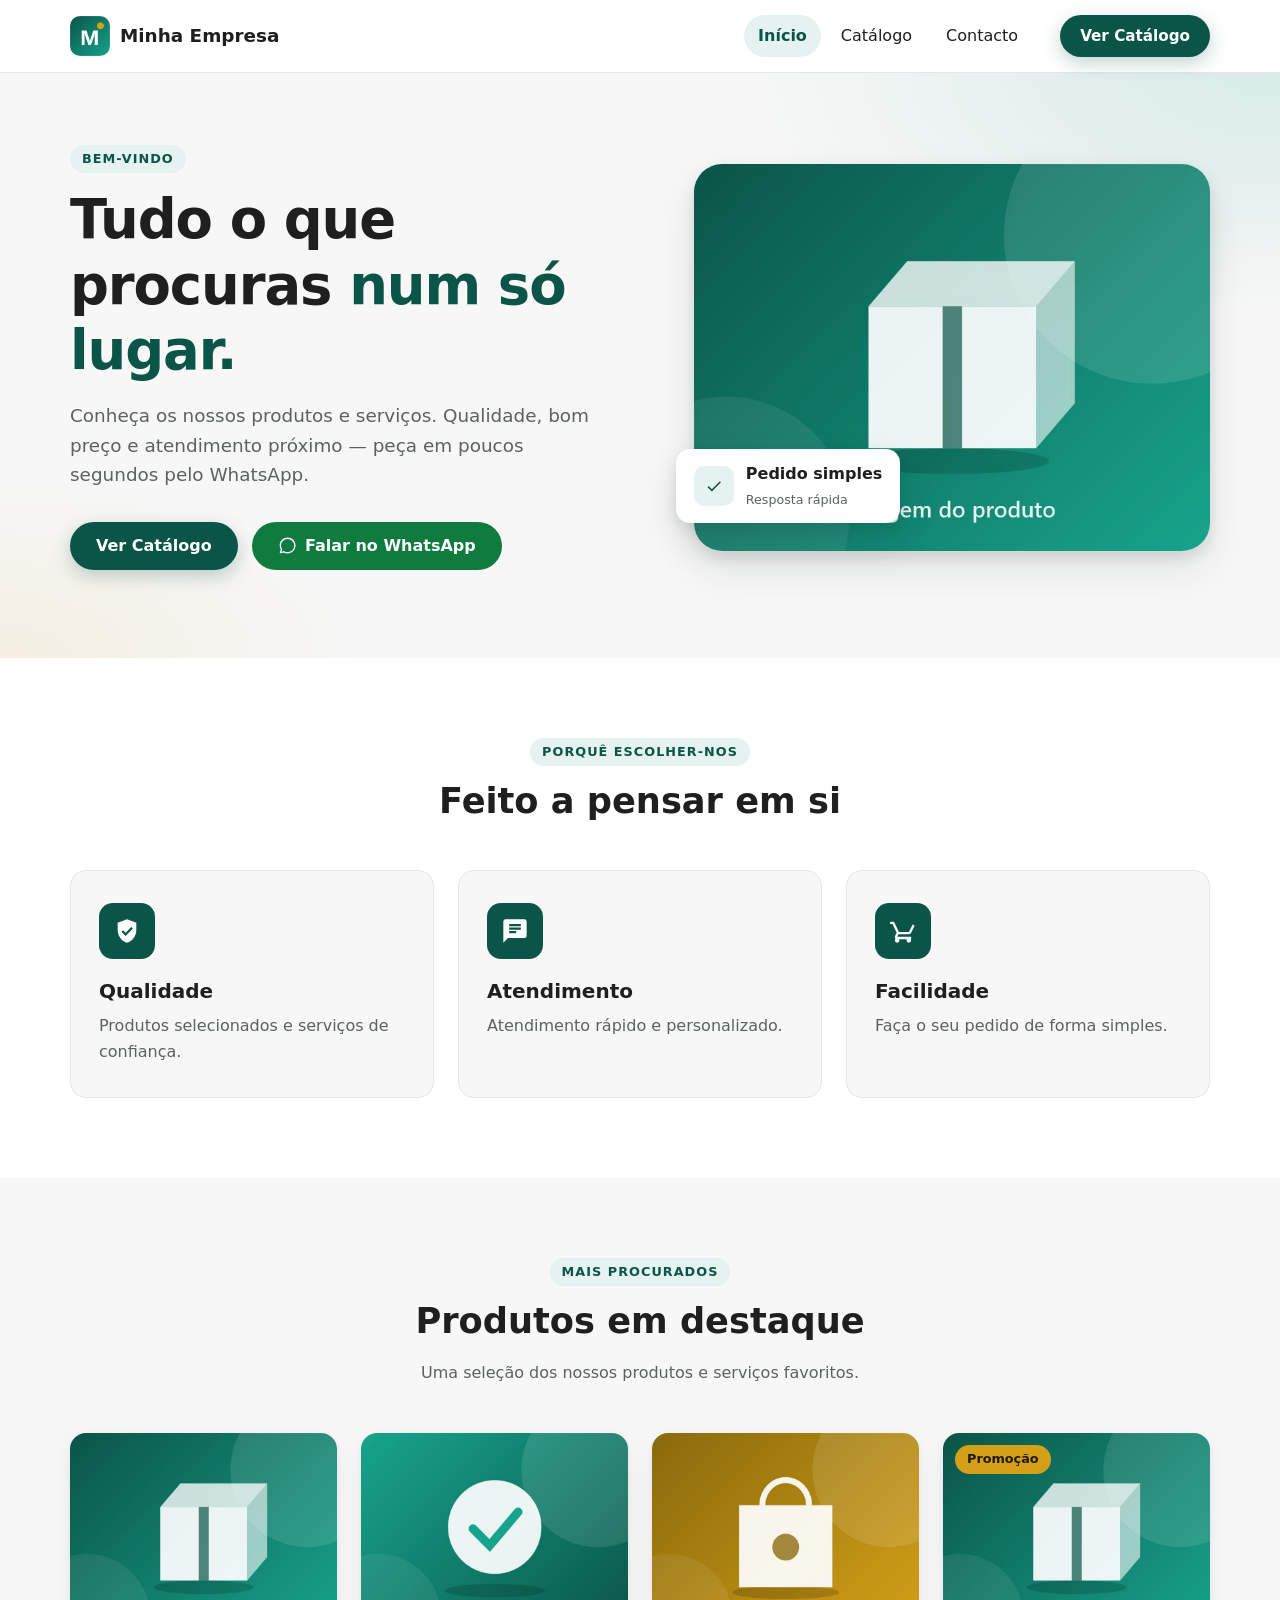
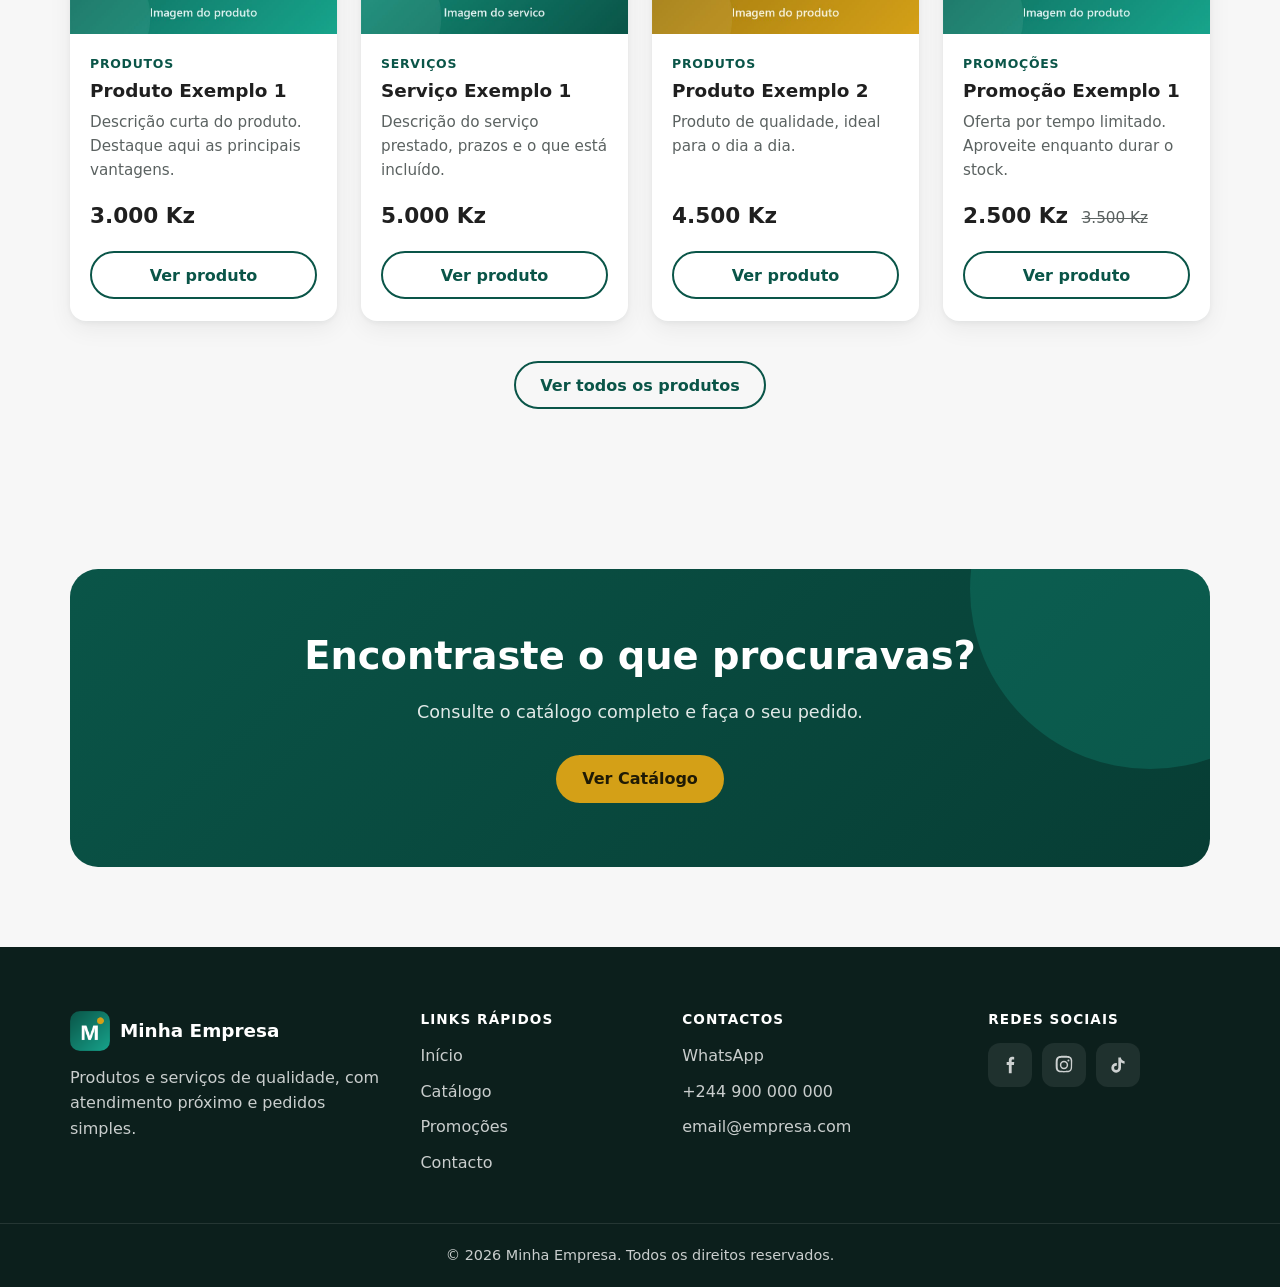
<file: site-catalogo/index.html>
<!DOCTYPE html>
<html lang="pt">
<head>
    <meta charset="UTF-8">
    <meta name="viewport" content="width=device-width, initial-scale=1.0">
    <title>Minha Empresa | Início</title>
    <meta name="description" content="Conheça os nossos produtos e serviços. Consulte o catálogo e faça o seu pedido de forma simples pelo WhatsApp.">
    <meta name="theme-color" content="#0A5548">
    <link rel="icon" href="images/logo.png" type="image/png">
    <link rel="stylesheet" href="css/style.css">
</head>
<body>
    <a class="skip-link" href="#conteudo">Saltar para o conteúdo</a>

    <!-- ===================== HEADER ===================== -->
    <header class="site-header">
        <div class="container header-inner">
            <a class="brand" href="index.html" aria-label="Página inicial">
                <img src="images/logo.png" alt="" width="40" height="40">
                <span data-config="nomeEmpresa">Minha Empresa</span>
            </a>

            <button class="nav-toggle" type="button" aria-label="Abrir menu" aria-expanded="false" aria-controls="menu-principal">
                <span></span>
            </button>

            <nav class="main-nav" id="menu-principal" aria-label="Menu principal">
                <ul>
                    <li><a href="index.html" aria-current="page">Início</a></li>
                    <li><a href="catalogo.html">Catálogo</a></li>
                    <li><a href="contato.html">Contacto</a></li>
                </ul>
                <a class="btn btn-primary btn-sm" href="catalogo.html">Ver Catálogo</a>
            </nav>
        </div>
    </header>

    <main id="conteudo">
        <!-- ===================== HERO ===================== -->
        <section class="hero" aria-labelledby="hero-titulo">
            <div class="container hero-inner">
                <div class="hero-text">
                    <span class="eyebrow">Bem-vindo</span>
                    <h1 id="hero-titulo">Tudo o que procuras <em>num só lugar.</em></h1>
                    <p>Conheça os nossos produtos e serviços. Qualidade, bom preço e atendimento próximo — peça em poucos segundos pelo WhatsApp.</p>
                    <div class="hero-actions">
                        <a class="btn btn-primary" href="catalogo.html">Ver Catálogo</a>
                        <a class="btn btn-whatsapp" href="contato.html" data-whatsapp>
                            <svg class="icon" viewBox="0 0 24 24" aria-hidden="true"><path fill="currentColor" d="M12.04 2C6.58 2 2.13 6.45 2.13 11.91c0 1.75.46 3.45 1.32 4.95L2.05 22l5.25-1.38c1.45.79 3.08 1.21 4.74 1.21 5.46 0 9.91-4.45 9.91-9.91C21.95 6.45 17.5 2 12.04 2zm0 18.15c-1.48 0-2.93-.4-4.2-1.15l-.3-.18-3.12.82.83-3.04-.2-.31a8.26 8.26 0 0 1-1.26-4.38c0-4.54 3.7-8.24 8.25-8.24 4.54 0 8.24 3.7 8.24 8.24 0 4.55-3.7 8.24-8.24 8.24z"/></svg>
                            Falar no WhatsApp
                        </a>
                    </div>
                </div>

                <div class="hero-visual">
                    <img src="images/produto-1.jpg" alt="Produto em destaque da loja" width="800" height="600" fetchpriority="high">
                    <div class="hero-badge" aria-hidden="true">
                        <span class="hero-badge-icon">
                            <svg class="icon" viewBox="0 0 24 24"><path fill="currentColor" d="M9 16.2 4.8 12l-1.4 1.4L9 19 21 7l-1.4-1.4z"/></svg>
                        </span>
                        <span><strong>Pedido simples</strong><small>Resposta rápida</small></span>
                    </div>
                </div>
            </div>
        </section>

        <!-- ===================== DESTAQUES ===================== -->
        <section class="section section-alt" aria-labelledby="destaques-titulo">
            <div class="container">
                <div class="section-head">
                    <span class="eyebrow">Porquê escolher-nos</span>
                    <h2 id="destaques-titulo">Feito a pensar em si</h2>
                </div>
                <div class="features-grid">
                    <article class="feature-card">
                        <div class="feature-icon" aria-hidden="true">
                            <svg viewBox="0 0 24 24"><path fill="currentColor" d="M12 2 4 5v6c0 5.25 3.4 10.15 8 11 4.6-.85 8-5.75 8-11V5l-8-3zm-1.2 14.2-3.5-3.5 1.4-1.4 2.1 2.1 4.9-4.9 1.4 1.4-6.3 6.3z"/></svg>
                        </div>
                        <h3>Qualidade</h3>
                        <p>Produtos selecionados e serviços de confiança.</p>
                    </article>
                    <article class="feature-card">
                        <div class="feature-icon" aria-hidden="true">
                            <svg viewBox="0 0 24 24"><path fill="currentColor" d="M20 2H4a2 2 0 0 0-2 2v18l4-4h14a2 2 0 0 0 2-2V4a2 2 0 0 0-2-2zM7 9h10v2H7V9zm6 5H7v-2h6v2zm4-6H7V6h10v2z"/></svg>
                        </div>
                        <h3>Atendimento</h3>
                        <p>Atendimento rápido e personalizado.</p>
                    </article>
                    <article class="feature-card">
                        <div class="feature-icon" aria-hidden="true">
                            <svg viewBox="0 0 24 24"><path fill="currentColor" d="M7 18a2 2 0 1 0 0 4 2 2 0 0 0 0-4zm10 0a2 2 0 1 0 0 4 2 2 0 0 0 0-4zM7.2 14.8h9.9c.75 0 1.4-.41 1.75-1.03L22 7.4 20.26 6.4 17.1 12.8H8.53L4.27 4H1v2h2l3.6 7.59-1.35 2.44C4.52 17.37 5.48 19 7 19h12v-2H7l1.1-2z"/></svg>
                        </div>
                        <h3>Facilidade</h3>
                        <p>Faça o seu pedido de forma simples.</p>
                    </article>
                </div>
            </div>
        </section>

        <!-- ===================== PRODUTOS EM DESTAQUE ===================== -->
        <section class="section" aria-labelledby="produtos-titulo">
            <div class="container">
                <div class="section-head">
                    <span class="eyebrow">Mais procurados</span>
                    <h2 id="produtos-titulo">Produtos em destaque</h2>
                    <p>Uma seleção dos nossos produtos e serviços favoritos.</p>
                </div>

                <!-- Os cards são gerados automaticamente pelo js/script.js -->
                <div class="products-grid" id="produtos-destaque"></div>

                <div class="section-footer">
                    <a class="btn btn-outline" href="catalogo.html">Ver todos os produtos</a>
                </div>
            </div>
        </section>

        <!-- ===================== CTA ===================== -->
        <section class="cta" aria-labelledby="cta-titulo">
            <div class="container">
                <div class="cta-box">
                    <h2 id="cta-titulo">Encontraste o que procuravas?</h2>
                    <p>Consulte o catálogo completo e faça o seu pedido.</p>
                    <a class="btn btn-accent" href="catalogo.html">Ver Catálogo</a>
                </div>
            </div>
        </section>
    </main>

    <!-- ===================== FOOTER ===================== -->
    <footer class="site-footer">
        <div class="container footer-grid">
            <div>
                <a class="brand" href="index.html">
                    <img src="images/logo.png" alt="" width="40" height="40">
                    <span data-config="nomeEmpresa">Minha Empresa</span>
                </a>
                <p>Produtos e serviços de qualidade, com atendimento próximo e pedidos simples.</p>
            </div>
            <nav aria-label="Links rápidos">
                <h2>Links rápidos</h2>
                <ul>
                    <li><a href="index.html">Início</a></li>
                    <li><a href="catalogo.html">Catálogo</a></li>
                    <li><a href="catalogo.html?categoria=Promoções">Promoções</a></li>
                    <li><a href="contato.html">Contacto</a></li>
                </ul>
            </nav>
            <div>
                <h2>Contactos</h2>
                <ul>
                    <li><a href="contato.html" data-whatsapp>WhatsApp</a></li>
                    <li><a href="contato.html" data-tel><span data-config="telefone">+244 900 000 000</span></a></li>
                    <li><a href="contato.html" data-email><span data-config="email">email@empresa.com</span></a></li>
                </ul>
            </div>
            <div>
                <h2>Redes sociais</h2>
                <ul class="social-list">
                    <li><a href="#" data-social="facebook" aria-label="Facebook"><svg viewBox="0 0 24 24" aria-hidden="true"><path fill="currentColor" d="M14 8.5V6.8c0-.8.2-1.3 1.4-1.3H17V2.3C16.7 2.2 15.7 2 14.6 2 12.2 2 10.6 3.5 10.6 6.2v2.3H8V12h2.6v10H14V12h2.7l.4-3.5H14z"/></svg></a></li>
                    <li><a href="#" data-social="instagram" aria-label="Instagram"><svg viewBox="0 0 24 24" aria-hidden="true"><path fill="currentColor" d="M12 7a5 5 0 1 0 0 10 5 5 0 0 0 0-10zm0 8.2a3.2 3.2 0 1 1 0-6.4 3.2 3.2 0 0 1 0 6.4zM17.3 5.5a1.2 1.2 0 1 0 0 2.4 1.2 1.2 0 0 0 0-2.4zM21.9 7c-.1-1.6-.4-3-1.6-4.2S17.6 1.2 16 1.1C14.4 1 9.6 1 8 1.1 6.4 1.2 5 1.5 3.8 2.7S2.2 5.4 2.1 7C2 8.6 2 13.4 2.1 15c.1 1.6.4 3 1.6 4.2s2.6 1.5 4.2 1.6c1.6.1 6.4.1 8 0 1.6-.1 3-.4 4.2-1.6s1.5-2.6 1.6-4.2c.1-1.6.1-6.4.2-8zm-2.1 9.9a3.2 3.2 0 0 1-1.8 1.8c-1.3.5-4.3.4-5.7.4s-4.4.1-5.7-.4a3.2 3.2 0 0 1-1.8-1.8c-.5-1.3-.4-4.3-.4-5.7s-.1-4.4.4-5.7A3.2 3.2 0 0 1 6.6 3.7c1.3-.5 4.3-.4 5.7-.4s4.4-.1 5.7.4a3.2 3.2 0 0 1 1.8 1.8c.5 1.3.4 4.3.4 5.7s.1 4.4-.4 5.7z"/></svg></a></li>
                    <li><a href="#" data-social="tiktok" aria-label="TikTok"><svg viewBox="0 0 24 24" aria-hidden="true"><path fill="currentColor" d="M16.6 5.8A4.3 4.3 0 0 1 15.5 3h-3.1v12.4a2.6 2.6 0 1 1-2.6-2.6c.3 0 .5 0 .8.1V9.7a5.8 5.8 0 1 0 5 5.7V9.1a7.4 7.4 0 0 0 4.3 1.4V7.4a4.3 4.3 0 0 1-3.3-1.6z"/></svg></a></li>
                </ul>
            </div>
        </div>
        <div class="footer-bottom">
            <div class="container">
                <p>&copy; <span data-ano>2026</span> <span data-config="nomeEmpresa">Minha Empresa</span>. Todos os direitos reservados.</p>
            </div>
        </div>
    </footer>

    <script src="js/script.js"></script>
</body>
</html>
</file>
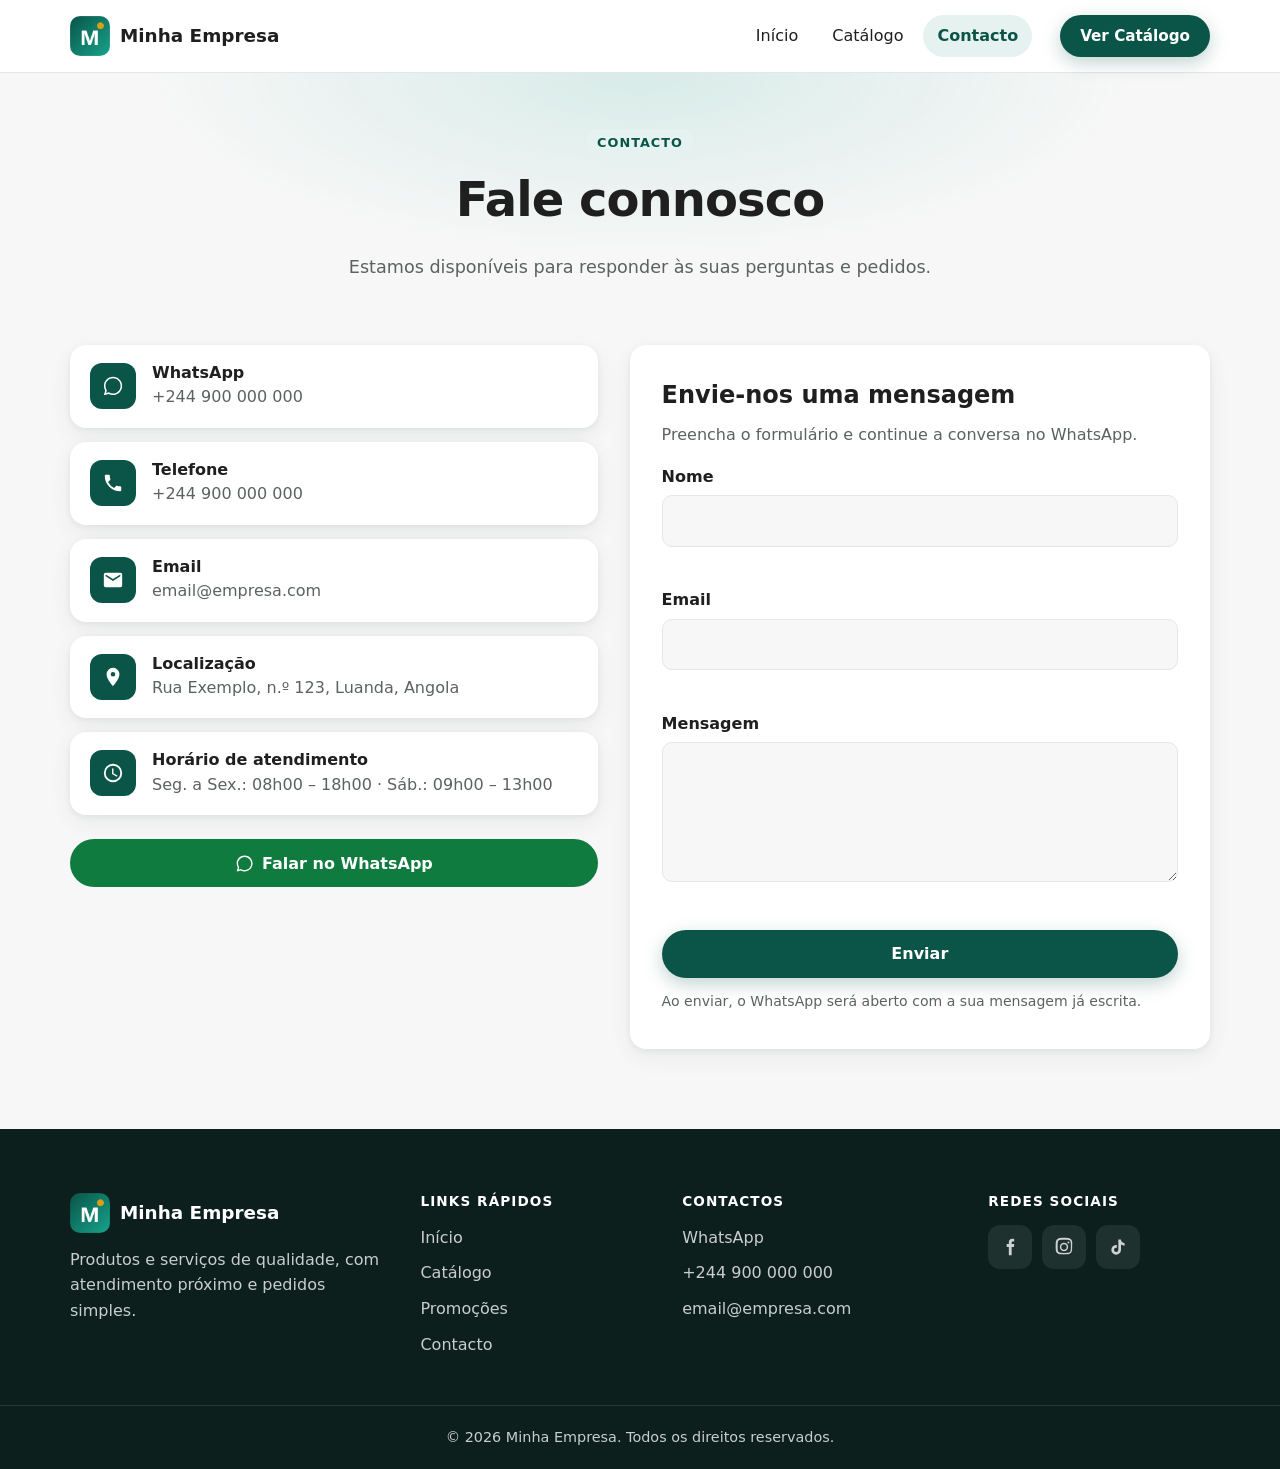
<file: site-catalogo/contato.html>
<!DOCTYPE html>
<html lang="pt">
<head>
    <meta charset="UTF-8">
    <meta name="viewport" content="width=device-width, initial-scale=1.0">
    <title>Minha Empresa | Contacto</title>
    <meta name="description" content="Fale connosco pelo WhatsApp, telefone ou email. Veja a nossa localização e horário de atendimento.">
    <meta name="theme-color" content="#0A5548">
    <link rel="icon" href="images/logo.png" type="image/png">
    <link rel="stylesheet" href="css/style.css">
</head>
<body>
    <a class="skip-link" href="#conteudo">Saltar para o conteúdo</a>

    <!-- ===================== HEADER ===================== -->
    <header class="site-header">
        <div class="container header-inner">
            <a class="brand" href="index.html" aria-label="Página inicial">
                <img src="images/logo.png" alt="" width="40" height="40">
                <span data-config="nomeEmpresa">Minha Empresa</span>
            </a>

            <button class="nav-toggle" type="button" aria-label="Abrir menu" aria-expanded="false" aria-controls="menu-principal">
                <span></span>
            </button>

            <nav class="main-nav" id="menu-principal" aria-label="Menu principal">
                <ul>
                    <li><a href="index.html">Início</a></li>
                    <li><a href="catalogo.html">Catálogo</a></li>
                    <li><a href="contato.html" aria-current="page">Contacto</a></li>
                </ul>
                <a class="btn btn-primary btn-sm" href="catalogo.html">Ver Catálogo</a>
            </nav>
        </div>
    </header>

    <main id="conteudo">
        <section class="page-header" aria-labelledby="contacto-titulo">
            <div class="container">
                <span class="eyebrow">Contacto</span>
                <h1 id="contacto-titulo">Fale connosco</h1>
                <p>Estamos disponíveis para responder às suas perguntas e pedidos.</p>
            </div>
        </section>

        <section class="section" style="padding-top: 24px;" aria-label="Informações de contacto">
            <div class="container contact-grid">
                <!-- Informações -->
                <div>
                    <ul class="contact-list">
                        <li class="contact-item">
                            <span class="feature-icon" aria-hidden="true">
                                <svg viewBox="0 0 24 24"><path fill="currentColor" d="M12.04 2C6.58 2 2.13 6.45 2.13 11.91c0 1.75.46 3.45 1.32 4.95L2.05 22l5.25-1.38c1.45.79 3.08 1.21 4.74 1.21 5.46 0 9.91-4.45 9.91-9.91C21.95 6.45 17.5 2 12.04 2zm0 18.15c-1.48 0-2.93-.4-4.2-1.15l-.3-.18-3.12.82.83-3.04-.2-.31a8.26 8.26 0 0 1-1.26-4.38c0-4.54 3.7-8.24 8.25-8.24 4.54 0 8.24 3.7 8.24 8.24 0 4.55-3.7 8.24-8.24 8.24z"/></svg>
                            </span>
                            <div>
                                <h2>WhatsApp</h2>
                                <a href="#" data-whatsapp><span data-config="telefone">+244 900 000 000</span></a>
                            </div>
                        </li>
                        <li class="contact-item">
                            <span class="feature-icon" aria-hidden="true">
                                <svg viewBox="0 0 24 24"><path fill="currentColor" d="M6.6 10.8a15.2 15.2 0 0 0 6.6 6.6l2.2-2.2c.3-.3.7-.4 1-.2 1.1.4 2.3.6 3.6.6.6 0 1 .4 1 1V20c0 .6-.4 1-1 1A17 17 0 0 1 3 4c0-.6.4-1 1-1h3.5c.6 0 1 .4 1 1 0 1.3.2 2.5.6 3.6.1.3 0 .7-.2 1l-2.3 2.2z"/></svg>
                            </span>
                            <div>
                                <h2>Telefone</h2>
                                <a href="#" data-tel><span data-config="telefone">+244 900 000 000</span></a>
                            </div>
                        </li>
                        <li class="contact-item">
                            <span class="feature-icon" aria-hidden="true">
                                <svg viewBox="0 0 24 24"><path fill="currentColor" d="M20 4H4a2 2 0 0 0-2 2v12a2 2 0 0 0 2 2h16a2 2 0 0 0 2-2V6a2 2 0 0 0-2-2zm0 4-8 5-8-5V6l8 5 8-5v2z"/></svg>
                            </span>
                            <div>
                                <h2>Email</h2>
                                <a href="#" data-email><span data-config="email">email@empresa.com</span></a>
                            </div>
                        </li>
                        <li class="contact-item">
                            <span class="feature-icon" aria-hidden="true">
                                <svg viewBox="0 0 24 24"><path fill="currentColor" d="M12 2a7 7 0 0 0-7 7c0 5.25 7 13 7 13s7-7.75 7-13a7 7 0 0 0-7-7zm0 9.5a2.5 2.5 0 1 1 0-5 2.5 2.5 0 0 1 0 5z"/></svg>
                            </span>
                            <div>
                                <h2>Localização</h2>
                                <p data-config="localizacao">Rua Exemplo, n.º 123, Luanda, Angola</p>
                            </div>
                        </li>
                        <li class="contact-item">
                            <span class="feature-icon" aria-hidden="true">
                                <svg viewBox="0 0 24 24"><path fill="currentColor" d="M12 2a10 10 0 1 0 0 20 10 10 0 0 0 0-20zm0 18a8 8 0 1 1 0-16 8 8 0 0 1 0 16zm.5-13H11v6l5.2 3.2.8-1.3-4.5-2.7V7z"/></svg>
                            </span>
                            <div>
                                <h2>Horário de atendimento</h2>
                                <p data-config="horario">Seg. a Sex.: 08h00 – 18h00 · Sáb.: 09h00 – 13h00</p>
                            </div>
                        </li>
                    </ul>

                    <a class="btn btn-whatsapp btn-block" href="#" data-whatsapp>
                        <svg class="icon" viewBox="0 0 24 24" aria-hidden="true"><path fill="currentColor" d="M12.04 2C6.58 2 2.13 6.45 2.13 11.91c0 1.75.46 3.45 1.32 4.95L2.05 22l5.25-1.38c1.45.79 3.08 1.21 4.74 1.21 5.46 0 9.91-4.45 9.91-9.91C21.95 6.45 17.5 2 12.04 2zm0 18.15c-1.48 0-2.93-.4-4.2-1.15l-.3-.18-3.12.82.83-3.04-.2-.31a8.26 8.26 0 0 1-1.26-4.38c0-4.54 3.7-8.24 8.25-8.24 4.54 0 8.24 3.7 8.24 8.24 0 4.55-3.7 8.24-8.24 8.24z"/></svg>
                        Falar no WhatsApp
                    </a>
                </div>

                <!-- Formulário (sem backend: abre o WhatsApp com a mensagem) -->
                <div class="form-card">
                    <h2>Envie-nos uma mensagem</h2>
                    <p>Preencha o formulário e continue a conversa no WhatsApp.</p>

                    <form id="form-contacto" novalidate>
                        <div class="form-group">
                            <label for="nome">Nome</label>
                            <input type="text" id="nome" name="nome" autocomplete="name" required aria-describedby="erro-nome">
                            <span class="form-error" id="erro-nome" aria-live="polite"></span>
                        </div>
                        <div class="form-group">
                            <label for="email">Email</label>
                            <input type="email" id="email" name="email" autocomplete="email" required aria-describedby="erro-email">
                            <span class="form-error" id="erro-email" aria-live="polite"></span>
                        </div>
                        <div class="form-group">
                            <label for="mensagem">Mensagem</label>
                            <textarea id="mensagem" name="mensagem" required aria-describedby="erro-mensagem"></textarea>
                            <span class="form-error" id="erro-mensagem" aria-live="polite"></span>
                        </div>
                        <button type="submit" class="btn btn-primary btn-block">Enviar</button>
                        <p class="form-note">Ao enviar, o WhatsApp será aberto com a sua mensagem já escrita.</p>
                        <p class="form-success" id="form-sucesso" role="status" hidden>Obrigado! A sua mensagem foi preparada no WhatsApp.</p>
                    </form>
                </div>
            </div>
        </section>
    </main>

    <!-- ===================== FOOTER ===================== -->
    <footer class="site-footer">
        <div class="container footer-grid">
            <div>
                <a class="brand" href="index.html">
                    <img src="images/logo.png" alt="" width="40" height="40">
                    <span data-config="nomeEmpresa">Minha Empresa</span>
                </a>
                <p>Produtos e serviços de qualidade, com atendimento próximo e pedidos simples.</p>
            </div>
            <nav aria-label="Links rápidos">
                <h2>Links rápidos</h2>
                <ul>
                    <li><a href="index.html">Início</a></li>
                    <li><a href="catalogo.html">Catálogo</a></li>
                    <li><a href="catalogo.html?categoria=Promoções">Promoções</a></li>
                    <li><a href="contato.html">Contacto</a></li>
                </ul>
            </nav>
            <div>
                <h2>Contactos</h2>
                <ul>
                    <li><a href="contato.html" data-whatsapp>WhatsApp</a></li>
                    <li><a href="contato.html" data-tel><span data-config="telefone">+244 900 000 000</span></a></li>
                    <li><a href="contato.html" data-email><span data-config="email">email@empresa.com</span></a></li>
                </ul>
            </div>
            <div>
                <h2>Redes sociais</h2>
                <ul class="social-list">
                    <li><a href="#" data-social="facebook" aria-label="Facebook"><svg viewBox="0 0 24 24" aria-hidden="true"><path fill="currentColor" d="M14 8.5V6.8c0-.8.2-1.3 1.4-1.3H17V2.3C16.7 2.2 15.7 2 14.6 2 12.2 2 10.6 3.5 10.6 6.2v2.3H8V12h2.6v10H14V12h2.7l.4-3.5H14z"/></svg></a></li>
                    <li><a href="#" data-social="instagram" aria-label="Instagram"><svg viewBox="0 0 24 24" aria-hidden="true"><path fill="currentColor" d="M12 7a5 5 0 1 0 0 10 5 5 0 0 0 0-10zm0 8.2a3.2 3.2 0 1 1 0-6.4 3.2 3.2 0 0 1 0 6.4zM17.3 5.5a1.2 1.2 0 1 0 0 2.4 1.2 1.2 0 0 0 0-2.4zM21.9 7c-.1-1.6-.4-3-1.6-4.2S17.6 1.2 16 1.1C14.4 1 9.6 1 8 1.1 6.4 1.2 5 1.5 3.8 2.7S2.2 5.4 2.1 7C2 8.6 2 13.4 2.1 15c.1 1.6.4 3 1.6 4.2s2.6 1.5 4.2 1.6c1.6.1 6.4.1 8 0 1.6-.1 3-.4 4.2-1.6s1.5-2.6 1.6-4.2c.1-1.6.1-6.4.2-8zm-2.1 9.9a3.2 3.2 0 0 1-1.8 1.8c-1.3.5-4.3.4-5.7.4s-4.4.1-5.7-.4a3.2 3.2 0 0 1-1.8-1.8c-.5-1.3-.4-4.3-.4-5.7s-.1-4.4.4-5.7A3.2 3.2 0 0 1 6.6 3.7c1.3-.5 4.3-.4 5.7-.4s4.4-.1 5.7.4a3.2 3.2 0 0 1 1.8 1.8c.5 1.3.4 4.3.4 5.7s.1 4.4-.4 5.7z"/></svg></a></li>
                    <li><a href="#" data-social="tiktok" aria-label="TikTok"><svg viewBox="0 0 24 24" aria-hidden="true"><path fill="currentColor" d="M16.6 5.8A4.3 4.3 0 0 1 15.5 3h-3.1v12.4a2.6 2.6 0 1 1-2.6-2.6c.3 0 .5 0 .8.1V9.7a5.8 5.8 0 1 0 5 5.7V9.1a7.4 7.4 0 0 0 4.3 1.4V7.4a4.3 4.3 0 0 1-3.3-1.6z"/></svg></a></li>
                </ul>
            </div>
        </div>
        <div class="footer-bottom">
            <div class="container">
                <p>&copy; <span data-ano>2026</span> <span data-config="nomeEmpresa">Minha Empresa</span>. Todos os direitos reservados.</p>
            </div>
        </div>
    </footer>

    <script src="js/script.js"></script>
</body>
</html>
</file>
<file: site-catalogo/css/style.css>
/* =========================================================================
   1. IDENTIDADE VISUAL
   👉 Altere as cores aqui para mudar o aspeto de todo o site.
   ========================================================================= */
:root {
    --primary: #0A5548;
    --secondary: #17A48C;
    --accent: #D4A017;
    --background: #f7f7f7;
    --text: #1f1f1f;
    --white: #ffffff;

    --text-muted: #5b6261;
    --border: #e4e7e6;
    --primary-dark: #073d34;
    --primary-soft: #e6f2ef;
    --whatsapp: #0f7b3f;
    --whatsapp-dark: #0b5f30;
    --danger: #b3261e;

    --font: "Segoe UI", system-ui, -apple-system, Roboto, "Helvetica Neue", Arial, sans-serif;
    --radius: 16px;
    --radius-sm: 10px;
    --shadow: 0 2px 6px rgba(16, 38, 34, .06), 0 8px 24px rgba(16, 38, 34, .06);
    --shadow-hover: 0 6px 14px rgba(16, 38, 34, .10), 0 18px 40px rgba(16, 38, 34, .10);
    --transition: .25s ease;
    --header-h: 72px;
    --container: 1180px;
}

/* =========================================================================
   2. BASE
   ========================================================================= */
*, *::before, *::after { box-sizing: border-box; }

html {
    scroll-behavior: smooth;
    scroll-padding-top: calc(var(--header-h) + 16px);
    -webkit-text-size-adjust: 100%;
}

body {
    margin: 0;
    font-family: var(--font);
    font-size: 1rem;
    line-height: 1.6;
    color: var(--text);
    background: var(--background);
    overflow-x: hidden;
}

body.modal-aberto { overflow: hidden; }

img { max-width: 100%; height: auto; display: block; }

h1, h2, h3 { line-height: 1.2; margin: 0 0 .5em; color: var(--text); }
p { margin: 0 0 1em; }
a { color: var(--primary); }

button, input, textarea { font: inherit; color: inherit; }

:focus-visible {
    outline: 3px solid var(--accent);
    outline-offset: 3px;
    border-radius: 6px;
}

.container {
    width: 100%;
    max-width: var(--container);
    margin-inline: auto;
    padding-inline: 20px;
}

.section { padding-block: 80px; }
.section-alt { background: var(--white); }

.section-head {
    text-align: center;
    max-width: 640px;
    margin: 0 auto 48px;
}
.section-head h2 { font-size: clamp(1.6rem, 3vw, 2.2rem); }
.section-head p { color: var(--text-muted); margin: 0; }

.eyebrow {
    display: inline-block;
    font-size: .8rem;
    font-weight: 700;
    letter-spacing: .08em;
    text-transform: uppercase;
    color: var(--primary);
    background: var(--primary-soft);
    padding: 4px 12px;
    border-radius: 999px;
    margin-bottom: 14px;
}

.skip-link {
    position: absolute;
    left: 12px;
    top: -60px;
    z-index: 200;
    background: var(--primary);
    color: var(--white);
    padding: 10px 16px;
    border-radius: var(--radius-sm);
    text-decoration: none;
}
.skip-link:focus { top: 12px; }

.visually-hidden {
    position: absolute !important;
    width: 1px; height: 1px;
    padding: 0; margin: -1px;
    overflow: hidden;
    clip: rect(0 0 0 0);
    white-space: nowrap;
    border: 0;
}

.icon { width: 1.2em; height: 1.2em; flex-shrink: 0; }

/* =========================================================================
   3. BOTÕES
   ========================================================================= */
.btn {
    display: inline-flex;
    align-items: center;
    justify-content: center;
    gap: .5em;
    min-height: 48px;
    padding: 12px 24px;
    border: 2px solid transparent;
    border-radius: 999px;
    font-weight: 600;
    font-size: 1rem;
    line-height: 1.2;
    text-decoration: none;
    text-align: center;
    cursor: pointer;
    transition: background-color var(--transition), color var(--transition),
                border-color var(--transition), transform var(--transition), box-shadow var(--transition);
}
.btn:hover { transform: translateY(-2px); }
.btn:active { transform: translateY(0) scale(.98); }

.btn-primary { background: var(--primary); color: var(--white); box-shadow: 0 6px 18px rgba(10, 85, 72, .25); }
.btn-primary:hover { background: var(--primary-dark); }

.btn-accent { background: var(--accent); color: #1f1a05; }
.btn-accent:hover { background: #bf8f12; }

.btn-whatsapp { background: var(--whatsapp); color: var(--white); }
.btn-whatsapp:hover { background: var(--whatsapp-dark); }

.btn-outline { background: transparent; color: var(--primary); border-color: var(--primary); }
.btn-outline:hover { background: var(--primary); color: var(--white); }

.btn-light { background: var(--white); color: var(--primary); }
.btn-light:hover { background: var(--primary-soft); }

.btn-link {
    background: none;
    color: var(--primary);
    min-height: 40px;
    padding: 8px 12px;
    text-decoration: underline;
    text-underline-offset: 3px;
}
.btn-link:hover { transform: none; color: var(--primary-dark); }

.btn-block { width: 100%; }
.btn-sm { min-height: 42px; padding: 8px 18px; font-size: .95rem; }

/* =========================================================================
   4. HEADER + NAVEGAÇÃO
   ========================================================================= */
.site-header {
    position: sticky;
    top: 0;
    z-index: 100;
    background: rgba(255, 255, 255, .92);
    backdrop-filter: saturate(160%) blur(10px);
    -webkit-backdrop-filter: saturate(160%) blur(10px);
    border-bottom: 1px solid var(--border);
}

.header-inner {
    display: flex;
    align-items: center;
    justify-content: space-between;
    gap: 16px;
    height: var(--header-h);
}

.brand {
    display: inline-flex;
    align-items: center;
    gap: 10px;
    text-decoration: none;
    color: var(--text);
    font-weight: 700;
    font-size: 1.15rem;
    min-width: 0;
}
.brand img { width: 40px; height: 40px; border-radius: 10px; }
.brand span { white-space: nowrap; overflow: hidden; text-overflow: ellipsis; }

.main-nav { display: flex; align-items: center; gap: 28px; }
.main-nav ul { display: flex; gap: 6px; list-style: none; margin: 0; padding: 0; }
.main-nav a:not(.btn) {
    display: block;
    padding: 8px 14px;
    border-radius: 999px;
    text-decoration: none;
    color: var(--text);
    font-weight: 500;
    transition: background-color var(--transition), color var(--transition);
}
.main-nav a:not(.btn):hover { background: var(--primary-soft); color: var(--primary); }
.main-nav a[aria-current="page"] { color: var(--primary); background: var(--primary-soft); font-weight: 600; }

.nav-toggle {
    display: none;
    width: 48px;
    height: 48px;
    border: 1px solid var(--border);
    border-radius: 12px;
    background: var(--white);
    cursor: pointer;
    position: relative;
    flex-shrink: 0;
}
.nav-toggle span,
.nav-toggle span::before,
.nav-toggle span::after {
    position: absolute;
    left: 50%;
    width: 22px;
    height: 2px;
    background: var(--text);
    border-radius: 2px;
    transition: transform var(--transition), opacity var(--transition);
}
.nav-toggle span { top: 50%; transform: translate(-50%, -50%); }
.nav-toggle span::before, .nav-toggle span::after { content: ""; transform: translateX(-50%); }
.nav-toggle span::before { top: -7px; }
.nav-toggle span::after { top: 7px; }
.nav-toggle[aria-expanded="true"] span { background: transparent; }
.nav-toggle[aria-expanded="true"] span::before { transform: translateX(-50%) translateY(7px) rotate(45deg); }
.nav-toggle[aria-expanded="true"] span::after { transform: translateX(-50%) translateY(-7px) rotate(-45deg); }

/* =========================================================================
   5. HERO
   ========================================================================= */
.hero {
    position: relative;
    overflow: hidden;
    padding-block: 72px 88px;
    background:
        radial-gradient(900px 400px at 100% 0%, rgba(23, 164, 140, .14), transparent 60%),
        radial-gradient(600px 300px at 0% 100%, rgba(212, 160, 23, .10), transparent 60%),
        var(--background);
}

.hero-inner {
    display: grid;
    grid-template-columns: 1.1fr 1fr;
    align-items: center;
    gap: 56px;
}

.hero h1 {
    font-size: clamp(2rem, 5vw, 3.4rem);
    letter-spacing: -.02em;
    margin-bottom: 18px;
}
.hero h1 em { font-style: normal; color: var(--primary); }
.hero-text > p { font-size: 1.15rem; color: var(--text-muted); max-width: 520px; margin-bottom: 32px; }

.hero-actions { display: flex; flex-wrap: wrap; gap: 14px; }

.hero-visual { position: relative; }
.hero-visual img {
    width: 100%;
    aspect-ratio: 4 / 3;
    object-fit: cover;
    border-radius: 28px;
    box-shadow: var(--shadow-hover);
}
.hero-visual::before {
    content: "";
    position: absolute;
    inset: 24px -24px -24px 24px;
    border-radius: 28px;
    background: linear-gradient(135deg, var(--secondary), var(--primary));
    opacity: .18;
    z-index: -1;
}
.hero-badge {
    position: absolute;
    left: -18px;
    bottom: 28px;
    display: flex;
    align-items: center;
    gap: 12px;
    padding: 12px 18px;
    background: var(--white);
    border-radius: 14px;
    box-shadow: var(--shadow-hover);
    font-size: .95rem;
}
.hero-badge strong { display: block; font-size: 1rem; }
.hero-badge small { color: var(--text-muted); }
.hero-badge-icon {
    display: grid;
    place-items: center;
    width: 40px; height: 40px;
    border-radius: 10px;
    background: var(--primary-soft);
    color: var(--primary);
}

/* =========================================================================
   6. CARTÕES DE DESTAQUE
   ========================================================================= */
.features-grid {
    display: grid;
    grid-template-columns: repeat(3, 1fr);
    gap: 24px;
}
.feature-card {
    background: var(--background);
    border: 1px solid var(--border);
    border-radius: var(--radius);
    padding: 32px 28px;
    transition: transform var(--transition), box-shadow var(--transition), background-color var(--transition);
}
.feature-card:hover { transform: translateY(-4px); box-shadow: var(--shadow); background: var(--white); }
.feature-icon {
    display: grid;
    place-items: center;
    width: 56px; height: 56px;
    border-radius: 14px;
    background: var(--primary);
    color: var(--white);
    margin-bottom: 20px;
}
.feature-icon svg { width: 28px; height: 28px; }
.feature-card h3 { font-size: 1.25rem; }
.feature-card p { color: var(--text-muted); margin: 0; }

/* =========================================================================
   7. CARDS DE PRODUTO
   ========================================================================= */
.products-grid {
    display: grid;
    grid-template-columns: repeat(auto-fill, minmax(250px, 1fr));
    gap: 24px;
}

.product-card {
    display: flex;
    flex-direction: column;
    background: var(--white);
    border-radius: var(--radius);
    overflow: hidden;
    box-shadow: var(--shadow);
    transition: transform var(--transition), box-shadow var(--transition);
    animation: entrar .45s ease both;
    animation-delay: calc(var(--i, 0) * 60ms);
}
.product-card:hover { transform: translateY(-4px); box-shadow: var(--shadow-hover); }

@keyframes entrar {
    from { opacity: 0; transform: translateY(14px); }
    to { opacity: 1; transform: translateY(0); }
}

.product-media {
    position: relative;
    display: block;
    width: 100%;
    padding: 0;
    border: 0;
    background: var(--primary-soft);
    cursor: pointer;
    overflow: hidden;
    aspect-ratio: 4 / 3;
}
.product-media img {
    width: 100%;
    height: 100%;
    object-fit: cover;
    transition: transform .5s ease;
}
.product-card:hover .product-media img { transform: scale(1.05); }
.product-media:focus-visible { outline-offset: -3px; border-radius: 0; }

.badge {
    position: absolute;
    top: 12px;
    left: 12px;
    padding: 4px 12px;
    border-radius: 999px;
    font-size: .8rem;
    font-weight: 700;
}
.badge-promo { background: var(--accent); color: #1f1a05; }

.product-body {
    display: flex;
    flex-direction: column;
    flex: 1;
    padding: 20px 20px 22px;
}
.product-category {
    font-size: .78rem;
    font-weight: 700;
    letter-spacing: .06em;
    text-transform: uppercase;
    color: var(--primary);
    margin-bottom: 6px;
}
.product-name { font-size: 1.15rem; margin-bottom: 8px; }
.product-desc { color: var(--text-muted); font-size: .95rem; margin-bottom: 16px; flex: 1; }
.product-price {
    font-size: 1.35rem;
    font-weight: 800;
    color: var(--text);
    margin-bottom: 18px;
}
.price-old {
    font-size: .95rem;
    font-weight: 500;
    color: var(--text-muted);
    text-decoration: line-through;
    margin-left: 6px;
}
.product-actions { display: flex; flex-direction: column; align-items: center; gap: 4px; }

.section-footer { text-align: center; margin-top: 40px; }

/* =========================================================================
   8. CTA
   ========================================================================= */
.cta {
    padding-block: 80px;
}
.cta-box {
    position: relative;
    overflow: hidden;
    text-align: center;
    padding: 64px 32px;
    border-radius: 28px;
    background: linear-gradient(135deg, var(--primary) 0%, var(--primary-dark) 100%);
    color: var(--white);
}
.cta-box::after {
    content: "";
    position: absolute;
    width: 360px; height: 360px;
    right: -120px; top: -160px;
    border-radius: 50%;
    background: var(--secondary);
    opacity: .25;
}
.cta-box > * { position: relative; z-index: 1; }
.cta-box h2 { color: var(--white); font-size: clamp(1.6rem, 3.5vw, 2.4rem); }
.cta-box p { color: rgba(255, 255, 255, .88); font-size: 1.1rem; margin-bottom: 28px; }

/* =========================================================================
   9. CABEÇALHO DE PÁGINA INTERNA
   ========================================================================= */
.page-header {
    padding-block: 56px 40px;
    text-align: center;
    background:
        radial-gradient(700px 260px at 50% 0%, rgba(23, 164, 140, .14), transparent 70%),
        var(--background);
}
.page-header h1 { font-size: clamp(2rem, 4.5vw, 3rem); letter-spacing: -.02em; }
.page-header p { color: var(--text-muted); font-size: 1.1rem; margin: 0; }

/* =========================================================================
   10. CATÁLOGO — pesquisa e filtros
   ========================================================================= */
.catalog-toolbar {
    display: flex;
    flex-wrap: wrap;
    align-items: center;
    justify-content: space-between;
    gap: 16px;
    margin-bottom: 16px;
}

.search-box { position: relative; flex: 1 1 320px; max-width: 440px; }
.search-box svg {
    position: absolute;
    left: 16px; top: 50%;
    transform: translateY(-50%);
    width: 20px; height: 20px;
    color: var(--text-muted);
    pointer-events: none;
}
.search-box input {
    width: 100%;
    min-height: 50px;
    padding: 12px 16px 12px 48px;
    border: 1px solid var(--border);
    border-radius: 999px;
    background: var(--white);
    transition: border-color var(--transition), box-shadow var(--transition);
}
.search-box input:focus { outline: none; border-color: var(--primary); box-shadow: 0 0 0 4px rgba(10, 85, 72, .15); }

.filters { display: flex; flex-wrap: wrap; gap: 8px; }
.filter-btn {
    min-height: 44px;
    padding: 8px 18px;
    border: 1px solid var(--border);
    border-radius: 999px;
    background: var(--white);
    font-weight: 600;
    cursor: pointer;
    transition: background-color var(--transition), color var(--transition), border-color var(--transition);
}
.filter-btn:hover { border-color: var(--primary); color: var(--primary); }
.filter-btn[aria-pressed="true"] { background: var(--primary); border-color: var(--primary); color: var(--white); }

.results-count { color: var(--text-muted); font-size: .95rem; margin-bottom: 24px; }

.empty-state {
    text-align: center;
    padding: 56px 24px;
    background: var(--white);
    border: 1px dashed var(--border);
    border-radius: var(--radius);
}
.empty-state svg { width: 48px; height: 48px; color: var(--secondary); margin: 0 auto 12px; }
.empty-state h2 { font-size: 1.3rem; }
.empty-state p { color: var(--text-muted); }

/* =========================================================================
   11. MODAL
   ========================================================================= */
.modal {
    position: fixed;
    inset: 0;
    z-index: 300;
    display: grid;
    place-items: center;
    padding: 20px;
}
.modal[hidden] { display: none; }
.modal-backdrop {
    position: absolute;
    inset: 0;
    background: rgba(8, 24, 21, .6);
    animation: fade .2s ease;
}
.modal-dialog {
    position: relative;
    display: grid;
    grid-template-columns: 1.1fr 1fr;
    width: 100%;
    max-width: 880px;
    max-height: calc(100vh - 40px);
    overflow: auto;
    background: var(--white);
    border-radius: 22px;
    box-shadow: 0 30px 80px rgba(0, 0, 0, .3);
    animation: subir .25s ease;
}
.modal-media { background: var(--primary-soft); min-height: 260px; }
.modal-media img { width: 100%; height: 100%; object-fit: cover; }
.modal-content { padding: 40px 32px 32px; display: flex; flex-direction: column; }
.modal-content h2 { font-size: 1.7rem; }
.modal-desc { color: var(--text-muted); }
.modal-price { font-size: 1.6rem; }
.modal-actions { display: flex; flex-wrap: wrap; gap: 12px; margin-top: auto; }
.modal-close {
    position: absolute;
    top: 12px; right: 12px;
    z-index: 2;
    width: 44px; height: 44px;
    border: 0;
    border-radius: 50%;
    background: var(--white);
    box-shadow: var(--shadow);
    font-size: 1.8rem;
    line-height: 1;
    cursor: pointer;
    transition: background-color var(--transition), transform var(--transition);
}
.modal-close:hover { background: var(--primary-soft); transform: rotate(90deg); }

@keyframes fade { from { opacity: 0; } to { opacity: 1; } }
@keyframes subir { from { opacity: 0; transform: translateY(20px) scale(.98); } to { opacity: 1; transform: none; } }

/* =========================================================================
   12. CONTACTO
   ========================================================================= */
.contact-grid {
    display: grid;
    grid-template-columns: 1fr 1.1fr;
    gap: 32px;
    align-items: start;
}
.contact-list { display: grid; gap: 14px; list-style: none; margin: 0 0 24px; padding: 0; }
.contact-item {
    display: flex;
    align-items: flex-start;
    gap: 16px;
    padding: 18px 20px;
    background: var(--white);
    border-radius: var(--radius);
    box-shadow: var(--shadow);
}
.contact-item .feature-icon { width: 46px; height: 46px; margin: 0; border-radius: 12px; flex-shrink: 0; }
.contact-item .feature-icon svg { width: 22px; height: 22px; }
.contact-item h2 { font-size: 1rem; margin-bottom: 2px; }
.contact-item p, .contact-item a { margin: 0; color: var(--text-muted); overflow-wrap: anywhere; }
.contact-item a { text-decoration: none; }
.contact-item a:hover { color: var(--primary); text-decoration: underline; }

.form-card {
    background: var(--white);
    border-radius: var(--radius);
    box-shadow: var(--shadow);
    padding: 36px 32px;
}
.form-card h2 { font-size: 1.5rem; }
.form-card > p { color: var(--text-muted); }

.form-group { margin-bottom: 18px; }
.form-group label { display: block; font-weight: 600; margin-bottom: 6px; }
.form-group input,
.form-group textarea {
    width: 100%;
    padding: 12px 16px;
    min-height: 50px;
    border: 1px solid var(--border);
    border-radius: var(--radius-sm);
    background: var(--background);
    transition: border-color var(--transition), box-shadow var(--transition), background-color var(--transition);
}
.form-group textarea { min-height: 140px; resize: vertical; }
.form-group input:focus,
.form-group textarea:focus {
    outline: none;
    background: var(--white);
    border-color: var(--primary);
    box-shadow: 0 0 0 4px rgba(10, 85, 72, .15);
}
.form-group [aria-invalid="true"] { border-color: var(--danger); }
.form-error { display: block; min-height: 1.3em; margin-top: 4px; font-size: .88rem; color: var(--danger); }
.form-note { font-size: .88rem; color: var(--text-muted); margin: 12px 0 0; }
.form-success {
    margin-top: 16px;
    padding: 12px 16px;
    border-radius: var(--radius-sm);
    background: var(--primary-soft);
    color: var(--primary-dark);
    font-weight: 600;
}

/* =========================================================================
   13. FOOTER
   ========================================================================= */
.site-footer {
    background: #0c1f1c;
    color: rgba(255, 255, 255, .78);
    padding-top: 64px;
}
.footer-grid {
    display: grid;
    grid-template-columns: 1.4fr 1fr 1.2fr 1fr;
    gap: 40px;
    padding-bottom: 48px;
}
.site-footer .brand { color: var(--white); margin-bottom: 14px; }
.site-footer h2 {
    font-size: .85rem;
    letter-spacing: .08em;
    text-transform: uppercase;
    color: var(--white);
    margin-bottom: 16px;
}
.site-footer ul { list-style: none; margin: 0; padding: 0; display: grid; gap: 10px; }
.site-footer a { color: rgba(255, 255, 255, .78); text-decoration: none; overflow-wrap: anywhere; transition: color var(--transition); }
.site-footer a:hover { color: var(--white); text-decoration: underline; }

.social-list { display: flex !important; gap: 10px !important; }
.social-list a {
    display: grid;
    place-items: center;
    width: 44px; height: 44px;
    border-radius: 12px;
    background: rgba(255, 255, 255, .08);
    transition: background-color var(--transition), transform var(--transition);
}
.social-list a:hover { background: var(--secondary); transform: translateY(-2px); }
.social-list svg { width: 20px; height: 20px; }

.footer-bottom {
    border-top: 1px solid rgba(255, 255, 255, .1);
    padding-block: 20px;
    font-size: .9rem;
    text-align: center;
}
.footer-bottom p { margin: 0; }

/* =========================================================================
   14. RESPONSIVIDADE
   ========================================================================= */

/* Notebook / tablet grande */
@media (max-width: 1024px) {
    .hero-inner { gap: 40px; }
    .footer-grid { grid-template-columns: 1fr 1fr; }
}

/* Tablet */
@media (max-width: 860px) {
    .hero-inner { grid-template-columns: 1fr; }
    .hero-text { text-align: center; }
    .hero-text > p { margin-inline: auto; }
    .hero-actions { justify-content: center; }
    .hero-visual { max-width: 560px; margin-inline: auto; width: 100%; }
    .features-grid { grid-template-columns: 1fr; max-width: 560px; margin-inline: auto; }
    .contact-grid { grid-template-columns: 1fr; }
    .modal-dialog { grid-template-columns: 1fr; max-width: 520px; }
    .modal-media { aspect-ratio: 4 / 3; min-height: 0; }
}

/* Menu hamburger */
@media (max-width: 768px) {
    .nav-toggle { display: block; }

    .main-nav {
        position: absolute;
        top: var(--header-h);
        left: 0; right: 0;
        display: none;
        flex-direction: column;
        align-items: stretch;
        gap: 12px;
        padding: 16px 20px 24px;
        background: var(--white);
        border-bottom: 1px solid var(--border);
        box-shadow: 0 16px 30px rgba(0, 0, 0, .08);
    }
    .main-nav.is-open { display: flex; animation: fade .2s ease; }
    .main-nav ul { flex-direction: column; gap: 4px; }
    .main-nav a:not(.btn) { padding: 14px 16px; border-radius: 12px; }
    .main-nav .btn { width: 100%; }

    .section { padding-block: 60px; }
    .cta { padding-block: 60px; }
    .catalog-toolbar { flex-direction: column; align-items: stretch; }
    .catalog-toolbar > * { min-width: 0; width: 100%; }
    .search-box { max-width: none; flex: 0 0 auto; }
}

/* Smartphone */
@media (max-width: 560px) {
    :root { --header-h: 64px; }
    .container { padding-inline: 16px; }
    .hero { padding-block: 40px 64px; }
    .hero-actions .btn { width: 100%; }
    .hero-badge { left: 12px; bottom: -18px; }
    .hero-visual::before { inset: 14px -10px -14px 14px; }
    .products-grid { grid-template-columns: 1fr; }
    .footer-grid { grid-template-columns: 1fr; gap: 32px; }
    .cta-box { padding: 48px 20px; }
    .cta-box .btn { width: 100%; }
    .form-card { padding: 28px 20px; }
    .modal { padding: 12px; align-items: end; }
    .modal-dialog { max-height: calc(100vh - 24px); }
    .modal-content { padding: 24px 20px; }
    .modal-actions .btn { width: 100%; }
    .filters { overflow-x: auto; flex-wrap: nowrap; padding-bottom: 4px; -webkit-overflow-scrolling: touch; }
    .filter-btn { flex-shrink: 0; }
}

/* Respeitar quem prefere menos movimento */
@media (prefers-reduced-motion: reduce) {
    html { scroll-behavior: auto; }
    *, *::before, *::after {
        animation-duration: .01ms !important;
        animation-delay: 0ms !important;
        transition-duration: .01ms !important;
    }
}
</file>
